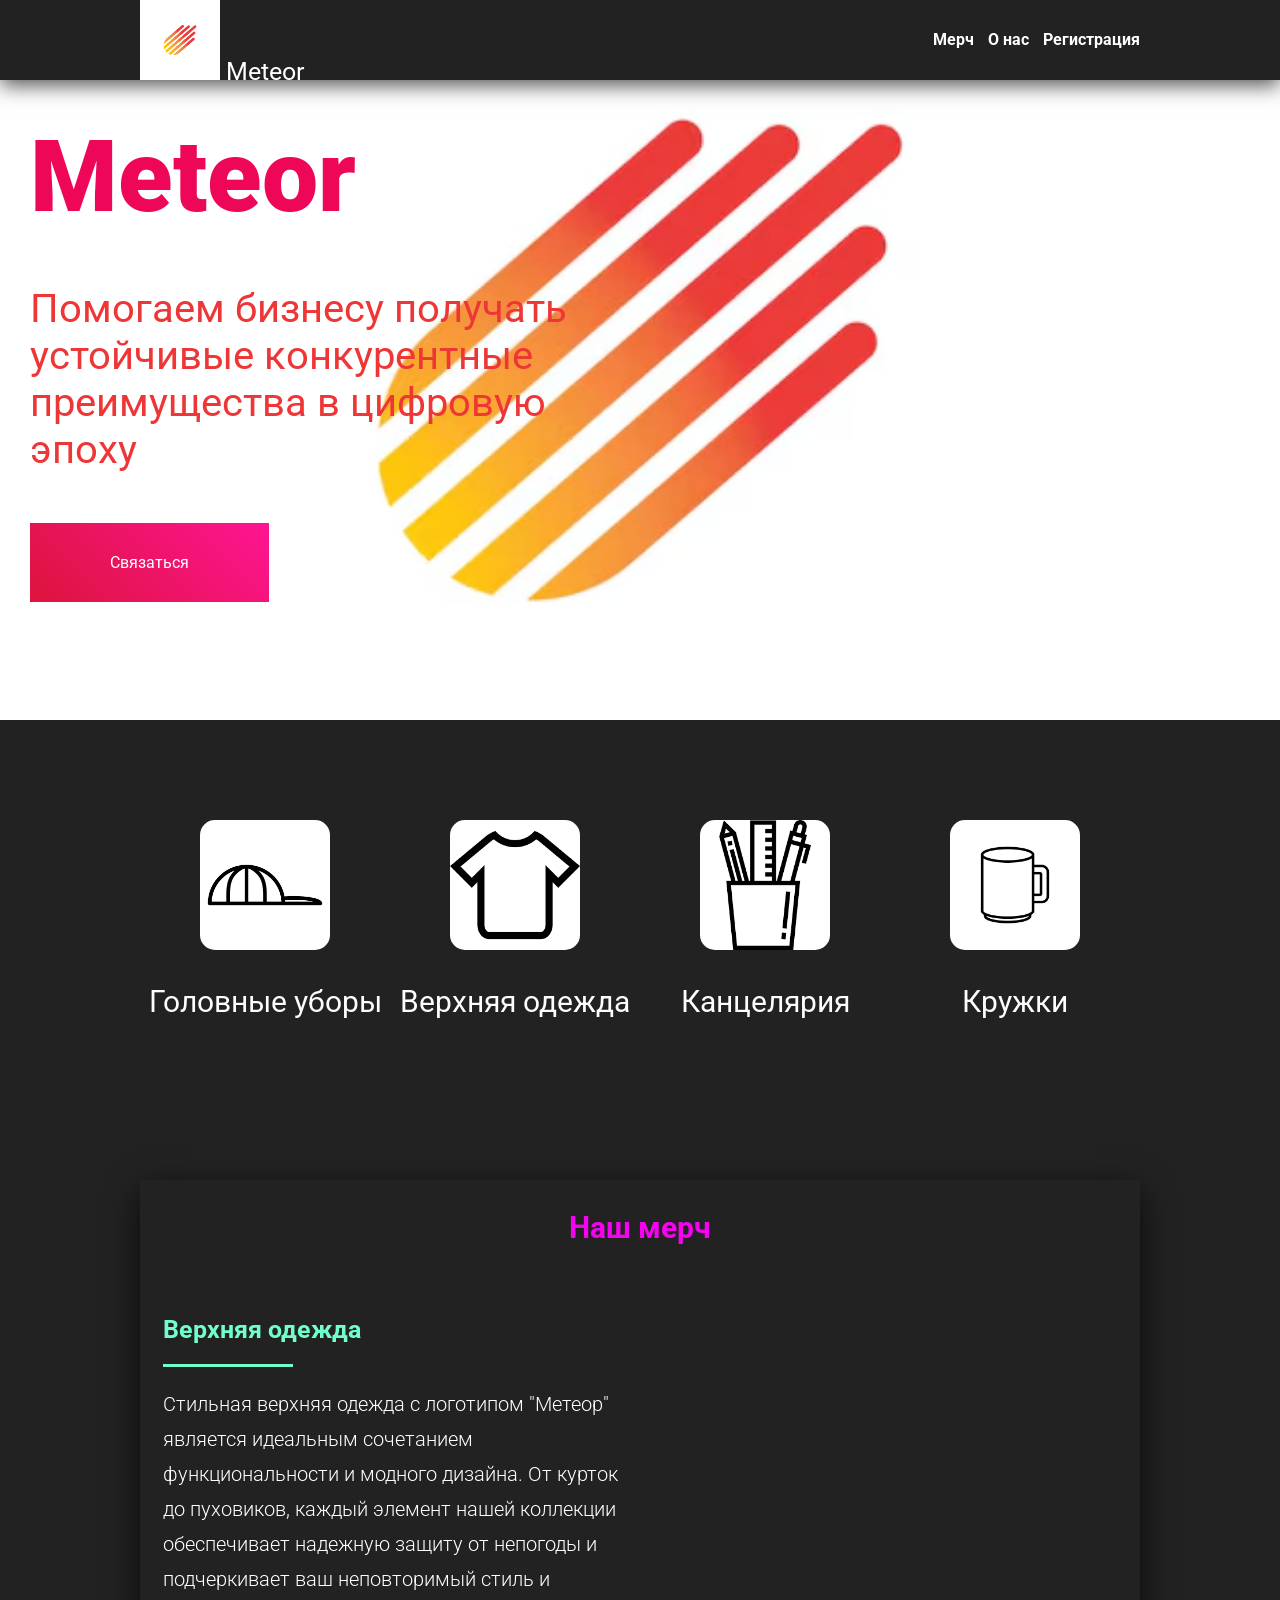
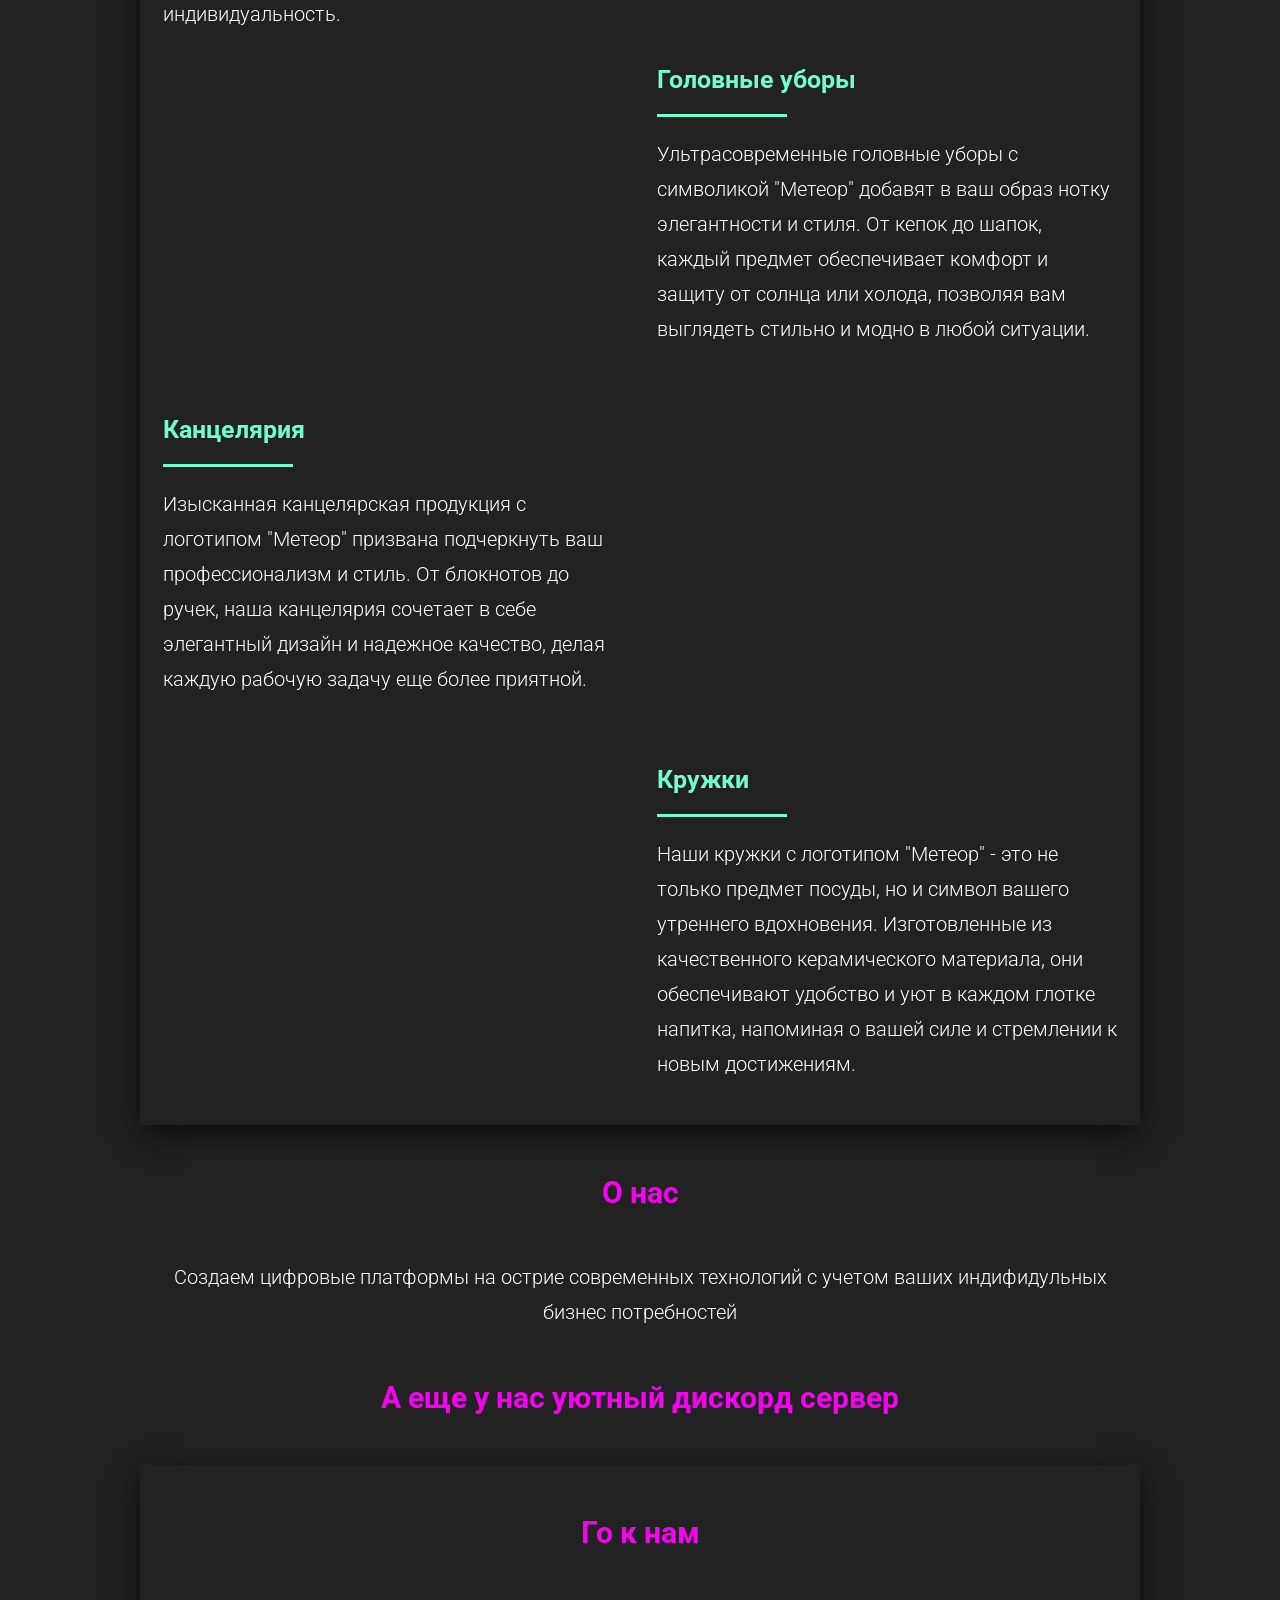
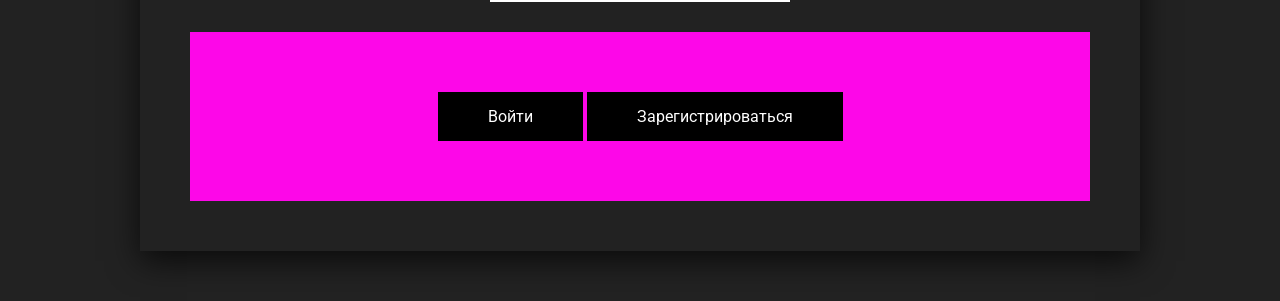
<file: src/templates/index.html>
<!DOCTYPE html>
<html lang="en">
<head>
    <meta charset="UTF-8">
    <meta http-equiv="X-UA-Compatible" content="IE=edge">
    <meta name="viewport" content="width=device-width, initial-scale=1.0">
    <title>METEOR</title>
    <link rel="stylesheet" href="../static/landing.css">
</head>
<body>
    <form action="/" method="post" autocomplete="off" class="form">
        <div class="nav-menu">
            <div class="container">
                <a href="" class="logo">
                    <img src="../img/met.avif" alt="" style="width: 80px; height: 80px;">
                    <span> Meteor</span></a>
                <div class="navigation">
                    <a href="#merch" class="nav-item">Мерч</a>
                    <a href="#inf" class="nav-item" >О нас</a>
                    <a href="#create" class="nav-item">Регистрация</a>
                </div>
            </div>
        </div>
        <div class="site-header">
                <div class="header-content">
                    <h1 class="header-title">Meteor</h1>

                    <div class="aboven"><p class="header-sub_title">Помогаем бизнесу получать устойчивые конкурентные преимущества в цифровую эпоху</p></div>
                    <a href="form.html" class="header-btn">Связаться</a>
                </div>
        </div>

        <div class="about">
            <div class="container">
                <div class="about-card">
                    <img src="../img/icons/head.png" alt="" class="about-card_img">
                    <p class="about-card_title">Головные уборы</p>
                </div><div class="about-card">
                    <img src="../img/icons/football.png" alt="" class="about-card_img">
                    <p class="about-card_title">Верхняя одежда</p>
                </div><div class="about-card">
                    <img src="../img/icons/canc.png" alt="" class="about-card_img">
                    <p class="about-card_title">Канцелярия</p>
                </div><div class="about-card">
                    <img src="../img/icons/cup.png" alt="" class="about-card_img">
                    <p class="about-card_title">Кружки</p>
                </div>
            </div>
        </div>

        <div class="games">
            <div class="games-container container">
                <h2 class="section-title" id="merch">Наш мерч</h2>

                <div class="games-card game1">
                    <div class="games-card_content">
                        <h3 class="game-title">Верхняя одежда</h3>
                        <hr class= "game-divider">
                        <p class="game-description section-text">Стильная верхняя одежда с логотипом "Метеор" является идеальным сочетанием функциональности и модного дизайна. От курток до пуховиков, каждый элемент нашей коллекции обеспечивает надежную защиту от непогоды и подчеркивает ваш неповторимый стиль и индивидуальность.</p>
                    </div>
                    <div class="games-card_img">

                    </div>
                </div>


                 <div class="games-card game2">
                    <div class="games-card_img img2">

                    </div>
                    <div class="games-card_content">
                        <h3 class="game-title">Головные уборы</h3>
                        <hr class= "game-divider">
                        <p class="game-description section-text">Ультрасовременные головные уборы с символикой "Метеор" добавят в ваш образ нотку элегантности и стиля. От кепок до шапок, каждый предмет обеспечивает комфорт и защиту от солнца или холода, позволяя вам выглядеть стильно и модно в любой ситуации.</p>
                    </div>

                </div>
                <div class="games-card game3">
                    <div class="games-card_content">
                        <h3 class="game-title">Канцелярия</h3>
                        <hr class= "game-divider">
                        <p class="game-description section-text">Изысканная канцелярская продукция с логотипом "Метеор" призвана подчеркнуть ваш профессионализм и стиль. От блокнотов до ручек, наша канцелярия сочетает в себе элегантный дизайн и надежное качество, делая каждую рабочую задачу еще более приятной.</p>
                    </div>
                    <div class="games-card_img img3">

                    </div>
                </div>

                    <div class="games-card game4">
                        <div class="games-card_img img4">

                        </div>
                        <div class="games-card_content">
                            <h3 class="game-title">Кружки</h3>
                            <hr class= "game-divider">
                            <p class="game-description section-text">Наши кружки с логотипом "Метеор" - это не только предмет посуды, но и символ вашего утреннего вдохновения. Изготовленные из качественного керамического материала, они обеспечивают удобство и уют в каждом глотке напитка, напоминая о вашей силе и стремлении к новым достижениям.</p>
                        </div>


            </div>


            </div>
        <div class="note">
            <div class="container">
                <h2 class="section-title" id="inf">О нас</h2>
                <p class="section-text">Создаем цифровые платформы на острие современных технологий с учетом ваших индифидульных бизнес потребностей </p>
            </div>
        </div>

        <div class="discord">
            <div class="container">
                <h2 class="section-title" id="create">А еще у нас уютный дискорд сервер</h2>

            </div>
        </div>

        <div class="contact-section">
            <div class="container contact-section-container">
                <h2 class="section-title">Го к нам</h2>
                <hr>
                <div class = "contact-btn">
                    <a href="login.html" class="voiti">Войти</a>
                    <a href="form.html" class="contact-link">Зарегистрироваться</a>
                </div>
            </div>
        </div>
        </form>
</body>
</html>
</file>
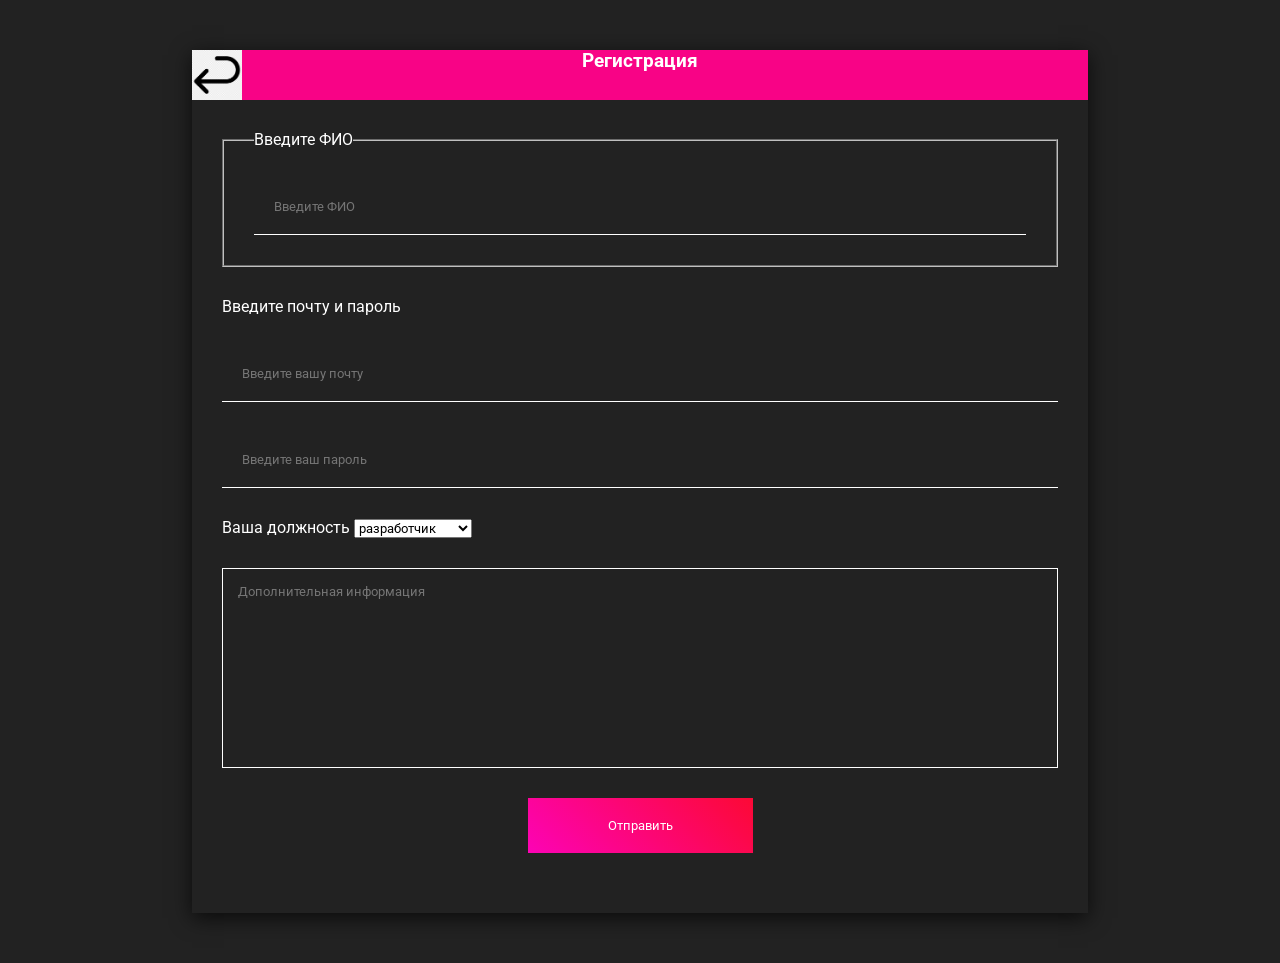
<file: src/templates/form.html>
<!DOCTYPE html>
<html lang="en">
<head>
    <meta charset="UTF-8">
    <meta http-equiv="X-UA-Compatible" content="IE=edge">
    <meta name="viewport" content="width=device-width, initial-scale=1.0">
    <title>Registration</title>
    <link rel="stylesheet" href="../static/form.css">

</head>
<body>
    <form action="/register" method="post" autocomplete="off" class="form">
        <div class="form-head">
            <a href="index.html" class="btn-back"></a>
            <h3 class="form-title">Регистрация</h3>
        </div>
        <div class="form-body">
            <fieldset class="nickname-field" >
                <legend>Введите ФИО</legend>
                <input type="text" class="fname" placeholder="Введите ФИО" name="username">
            </fieldset>
            <p class="gender">Введите почту и пароль</p>
            <div class="input-wrapper">
                <input type="text" class="fname" placeholder="Введите вашу почту" name="email">
            </div>

            <div class = "pass">
                <input type="password" class="fname" placeholder="Введите ваш пароль" name="password">
            </div>

            <div class="input-wrapper">
                <label for="game">Ваша должность</label>
                <select name="game" id="game" class="game">
                    <option value="разработчик">разработчик</option>
                    <option value="аналитик">аналитик</option>
                    <option value="тестировщик">тестировщик</option>
                    <option value="администратор">администратор</option>
                    <option value="руководитель">руководитель</option>
                    <option value="hr менеджер">hr менеджер</option>
                </select>
            </div>
            <textarea name="comment" id="comment" placeholder="Дополнительная информация" class="comment"></textarea>

            <button class="submit">Отправить</button>
        </div>
    </form>
    
</body>
</html>
</file>
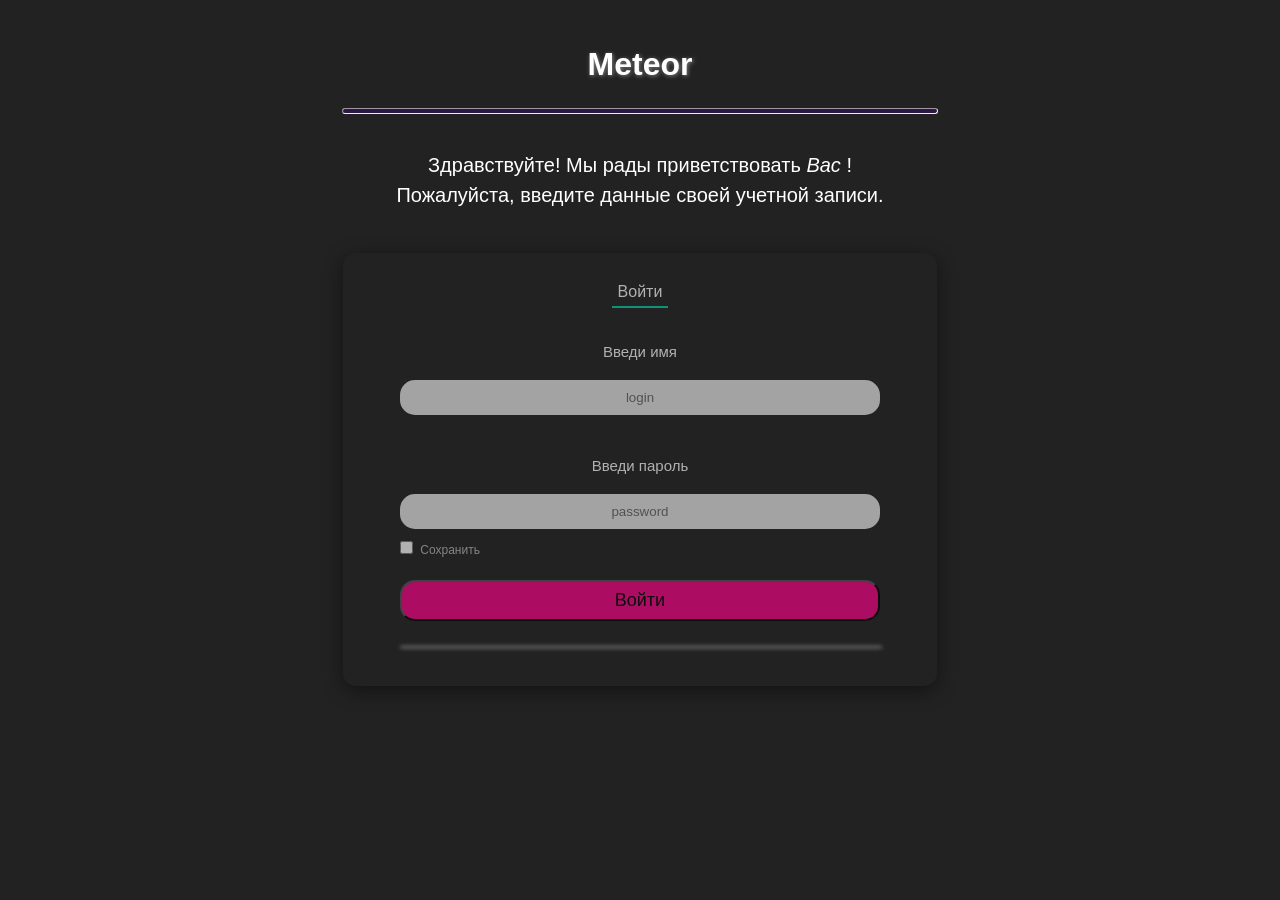
<file: src/templates/login.html>
<!DOCTYPE html>
<html lang="ru">
<head>
  <meta charset="UTF-8">
  <title>Title</title>
  <link rel="stylesheet" href="../static/login.css">
</head>
<body>
<h1>
  Meteor
</h1>
<hr>
<p class="description">
  Здравствуйте! Мы рады  приветствовать <i>Вас</i> !  <br>  Пожалуйста, введите данные своей учетной записи.
</p>
<form>
  <div class="action">
    <a class="sign-in active" href="#">Войти</a>
  </div>
  <div class="fields">
    <p>
      Введи имя
    </p>
    <input type="text" placeholder="login">
    <p>
      Введи пароль
    </p>
    <input type="password" placeholder="password">
  </div>
  <div class="save">
    <input type="checkbox">
    <p>Сохранить</p>
  </div>
  <input type="button" value="Войти" class="button">
  <hr>

</form>
</body>
</html>
</file>
<file: src/static/landing.css>
@import url('https://fonts.googleapis.com/css2?family=Roboto:wght@300;400;700;900&display=swap');

*{
    margin: 0;
    padding: 0;
    box-sizing: border-box;
    font-family: 'Roboto', sans-serif;
}
body{
    background-color:  #222222;
    cursor: default;
}
.container{
    max-width: 1000px;
    margin: 0 auto;
}
.section-title{
    font-size: 30px;
    font-weight: 700;
    color:#65DAFF;
    margin-bottom: 50px;
}
.section-text{
    font-weight: 300;
    font-size: 20px;
    line-height: 35px;
    color:white;
}


.nav-menu {
    position: fixed;
    background-color: #222222;
    width: 100%;
    height: 80px;
    box-shadow: 0 5px 20px rgba(0, 0, 0, 0.7);
    line-height: 80px;
    z-index: 100;
}
.container {
}
.logo {
    color: white;
    text-decoration: none;
    font-size: 25px;
}


.navigation {
    float: right;
}
.nav-item {
    font-size: 16px;
    text-decoration: none;
    font-weight: 700;
    color:white;
    margin-left: 10px;
    transition: 0.5s;
}
.nav-item:hover {
    color: #65DAFF;
    text-shadow: 0 0 5px #65DAFF ;
}


.site-header {
    position: relative;
    height: 80vh;
    background: url('../img/met.avif') center/cover no-repeat;
}


.header-title {
    color: #ee0758;
    font-size: 100px;
    font-weight: 900;
    margin-bottom: 50px;
}
.header-sub_title {
    color: #ee3636;
    font-size: 40px;
    margin-bottom: 50px;
}
.header-btn {
    width: fit-content;
    display: block;
    padding: 30px 80px;
    background: linear-gradient(45deg, crimson, deeppink);
    color: white;
    text-decoration: none;
}
.header-btn:hover{
    transform: scale(1.1);
    transition: 1s;
}
.header-btn:active{
    background: linear-gradient(45deg, #347083, #388065);
}
.header-content{
    position: absolute;
    left: 0;
    top: 50%;
    transform: translateY(-50%);
    padding-left: 30px;
    width: 50%;
}

.about {
    height: 40vh;
    text-align: center;
}

.about-card {
    margin-top: 100px;
    display: inline-block;
    width: 25%;
    height: 200px;
    text-align: center;
    vertical-align: top;
}
.about-card_img {
    height: 130px;
    margin-bottom: 30px;
    background-color: white;
    border-radius: 15px;
}
.about-card_title {
    font-size: 30px;
    color: #fdfdfd
}


.games {

}
.games-container {
    margin-top: 100px;
    box-shadow: 0 10px 30px rgba(0, 0, 0, 0.7);
    padding: 30px 0;
    text-align: center;
}

.games-card {
    position: relative;
}
.game1 {

}
.games-card_content {
   display: inline-block;
    width: 49%;
    min-height: 350px;
    vertical-align: top;
    text-align: left;
    padding: 0 15px;
}
.game-title {
    margin-top: 20px;
    font-size: 25px;
    color: #70FFCB;
}
.game-divider{
    width: 130px;
    border: none;
    height: 3px;
    background: #70FFCB;
    margin: 20px 0;
}
.games-card_img {
    display: inline-block;
    background: left/cover no-repeat;
    width: 49%;
    height: 350px;
    vertical-align: top;
}

.img4{
    background: left/cover no-repeat;
}
.img3{
    background: left/cover no-repeat;
}

.note{
    text-align: center;
    margin: 50px 0;
}
.discord{
    text-align: center;
    margin: 50px 0;
}

.contact-section {

}
.container {

}


.contact-section-container {
    margin: 50px auto;
    padding: 50px;
    box-shadow: 0 10px 30px rgba(0, 0, 0, 0.7);
    text-align: center;
}
.contact-section-container hr{
    width: 300px;
    margin: 30px auto;
    border: none;
    background: white;
    height: 2px;
}
.section-title {
    color: #f503f1;
}
.contact-btn {
    padding: 60px;
    background: #fd07e8;
}
.contact-title {
    display: inline-block;
    margin-right: 300px;
    color: white;
    font-size: 40px;
    font-weight: 700;
}
.contact-link {
    display: inline-block;
    text-decoration: none;
    color: white;
    background: black;
    padding: 15px 50px;
    
}
.voiti {
    display: inline-block;
    text-decoration: none;
    color: white;
    background: black;
    padding: 15px 50px;

}

@media(max-width:1200px){
    .nav-menu{
        height: fit-content;
        padding: 10px 15px;
        top: 0;
    }
    .navigation{
        float: none;
    }
    .nav-item {
        display: block;
        line-height: 50px;
    }
    .site-header {
        height: 100vh;
        margin-top: 200px;
    }

    .header-content{
        width: 100%;
        padding:0 15px;
    }
    .header-title {
        font-size: 40px;
    }
    .header-sub_title {
        font-size: 20px;
        color: deeppink;
    }

    .about-card_img {
        height: 50px;
    }
    .about-card_title {
        font-size: 14px;
    }
    .contact-title {
        margin: 0;
        width: 200px;
    }

    .games-card_content {
        display: block;
        width: 100%;
        height: fit-content;
        min-height: 200px;
    }
    .game-title {
        
    }
    .games-card_img {
        display: block;
        width: 100%;
        background-position: center;
    }
    .games-card {
        margin-top: 100px;
    }
}
</file>
<file: src/static/form.css>
@import url('https://fonts.googleapis.com/css2?family=Roboto:wght@300;400;700;900&display=swap');

*{
    margin: 0;
    padding: 0;
    box-sizing: border-box;
    font-family: 'Roboto', sans-serif;
}

body{
    background: #222222;
}

.form {
    width: 70%;
    background: #222222;
    box-shadow: 0 5px 20px rgba(0, 0, 0, 0.7);
    margin: 50px auto;
}
.form-head {
    position: relative;
    height: 50px;
    background: #f80386;
    color: white;
    text-align: center;
}
.btn-back {
    position: absolute;
    left: 0;
    top: 0;
    width: 50px;
    height: 50px;
    background: url('../img/icons/pip.png') center/cover no-repeat;
    font-size: 20px;
    text-align: center;
    line-height: 50px;
    text-decoration: none;
    color: black;
    font-weight: 700;
}

.btn-back:hover{
    background: gray;
}
.btn-back:active{
    background: black;
    color: white;
}
.form-title {
}
.form-body {
    padding: 30px;
    color: white;
}
.fname, .sname{
    background: none;
    border: none;
    border-bottom: 1px solid white;
    padding: 20px;
    width: 100%;
    color: white;
    outline: none;
}

.gender {
   margin-top: 30px;
}
.male-radio {
    margin-right: 10px;
}
.female-radio {
    margin-right: 10px;
    margin-left: 30px;
}


.age {
    margin-right: 10px;
}
.game {
}
.comment{
    display: block;
    width: 100%;
    max-height: 200px;
    height: 200px;
    background: none;
    border: 1px solid white;
    resize: none;
    margin-bottom: 30px;
    outline: none;
    padding: 15px;
    color: white;
}

.input-wrapper{
    margin: 30px 0;
}
.submit {
    display: block;
    width: fit-content;
    padding: 20px 80px;
    margin: 30px auto;
    border: none;
    background: linear-gradient(45deg, #fc03b5, #fc0935);
    outline: none;
    color: white;
}
.submit:hover {
    background: linear-gradient(45deg, #ee041f, #ef05a6);
}
.submit:hover:active {
    background: white;
    color: black;
}
.nickname-field{
    padding: 30px;
}

@media(max-width:1000px){
    .form{
        width: 95%;
    }
    .form-body{
        padding: 15px;
    }
}
</file>
<file: src/static/login.css>
@import url('https://fonts.googleapis.com/css2?family=Roboto:wght@300;400;700;900&display=swap');
body
{
    background: #222222;
    background-size: 30%;
    background-repeat: no-repeat;
    background-position: top right;
    padding: 3%;
    font-family: 'Oswald', sans-serif;
}

h1
{
    width: 50%;
    margin: auto;
    text-shadow: 1px 1px 4px grey;
    text-align: center;
}

hr
{
    width: 50%;
    height: 4px;
    border-radius: 5px;
    margin-top: 25px;
    background-color: #2d1749;
}

p
{
    width: 50%;
    padding: 13px;
    margin: 23px auto auto;
    font-size: 20px;
    line-height: 30px;
    text-align: center;
}

form
{
    width: 50%;
    margin: 30px auto auto;
    background: #222222;
    box-shadow: 0 5px 20px rgba(0, 0, 0, 0.7);
    opacity: 0.65;
    border-radius: 13px;
    padding: 30px;
    box-sizing: border-box;
}

.action
{
    text-align: center;
}

.sign-up, .sign-in
{
    color: black;
    text-decoration: none;
    padding:1%;
}


.active
{
    color: white;
    border-bottom: 2px solid #0dccaa;
}

.sign-up:hover, .sign-in:hover
{
    color: #e1e;
}


.fields p {
    color: #ffffff;
    font-size: 15px;
}

.fields input {
    width: 90%;
    margin-left: 5%;
    padding: 10px 5px;
    box-sizing: border-box;
    border-radius: 15px;
    border: none;
    background-color: #ffffff;
    color: #0c0606;
    text-align: center;
    opacity: 0.9;
}

.button
{
    width: 90%;
    margin-left: 5%;
    margin-top: 10px;
    padding: 8px 5px;
    box-sizing: border-box;
    background: #f80386;
    color: black;
    font-size: 18px;
    border-radius: 15px;
    transition: 1s;
}

.button:hover
{
    background-color: black;
    background: #f8034d;
}

form hr
{
    height: 0;
    filter: blur(2px);
    margin-left: 5%;
    width: 90%;
}

.wrapper
{
    text-align: center;
}

.wrapper p
{
    display: inline;
    padding: 5px;
}

.wrapper input
{
    width: auto;
}


#aboutChild
{
    width: 90%;
    margin-left: 5%;
    padding: 10px 5px;
    border-radius: 15px;
    border: none;
    background-color: #60428e;
    text-align: center;
    opacity: 0.9;
}

.save
{
    padding:1% 0;
}

.save input
{
    display:inline;
    margin-left: 5%;
}

.save p
{
    display:inline;
    font-size:12px;
    color:#bbb;
    padding:0;
}


.description {
    color: white;
}

h1 {
    color: white;
}
</file>
